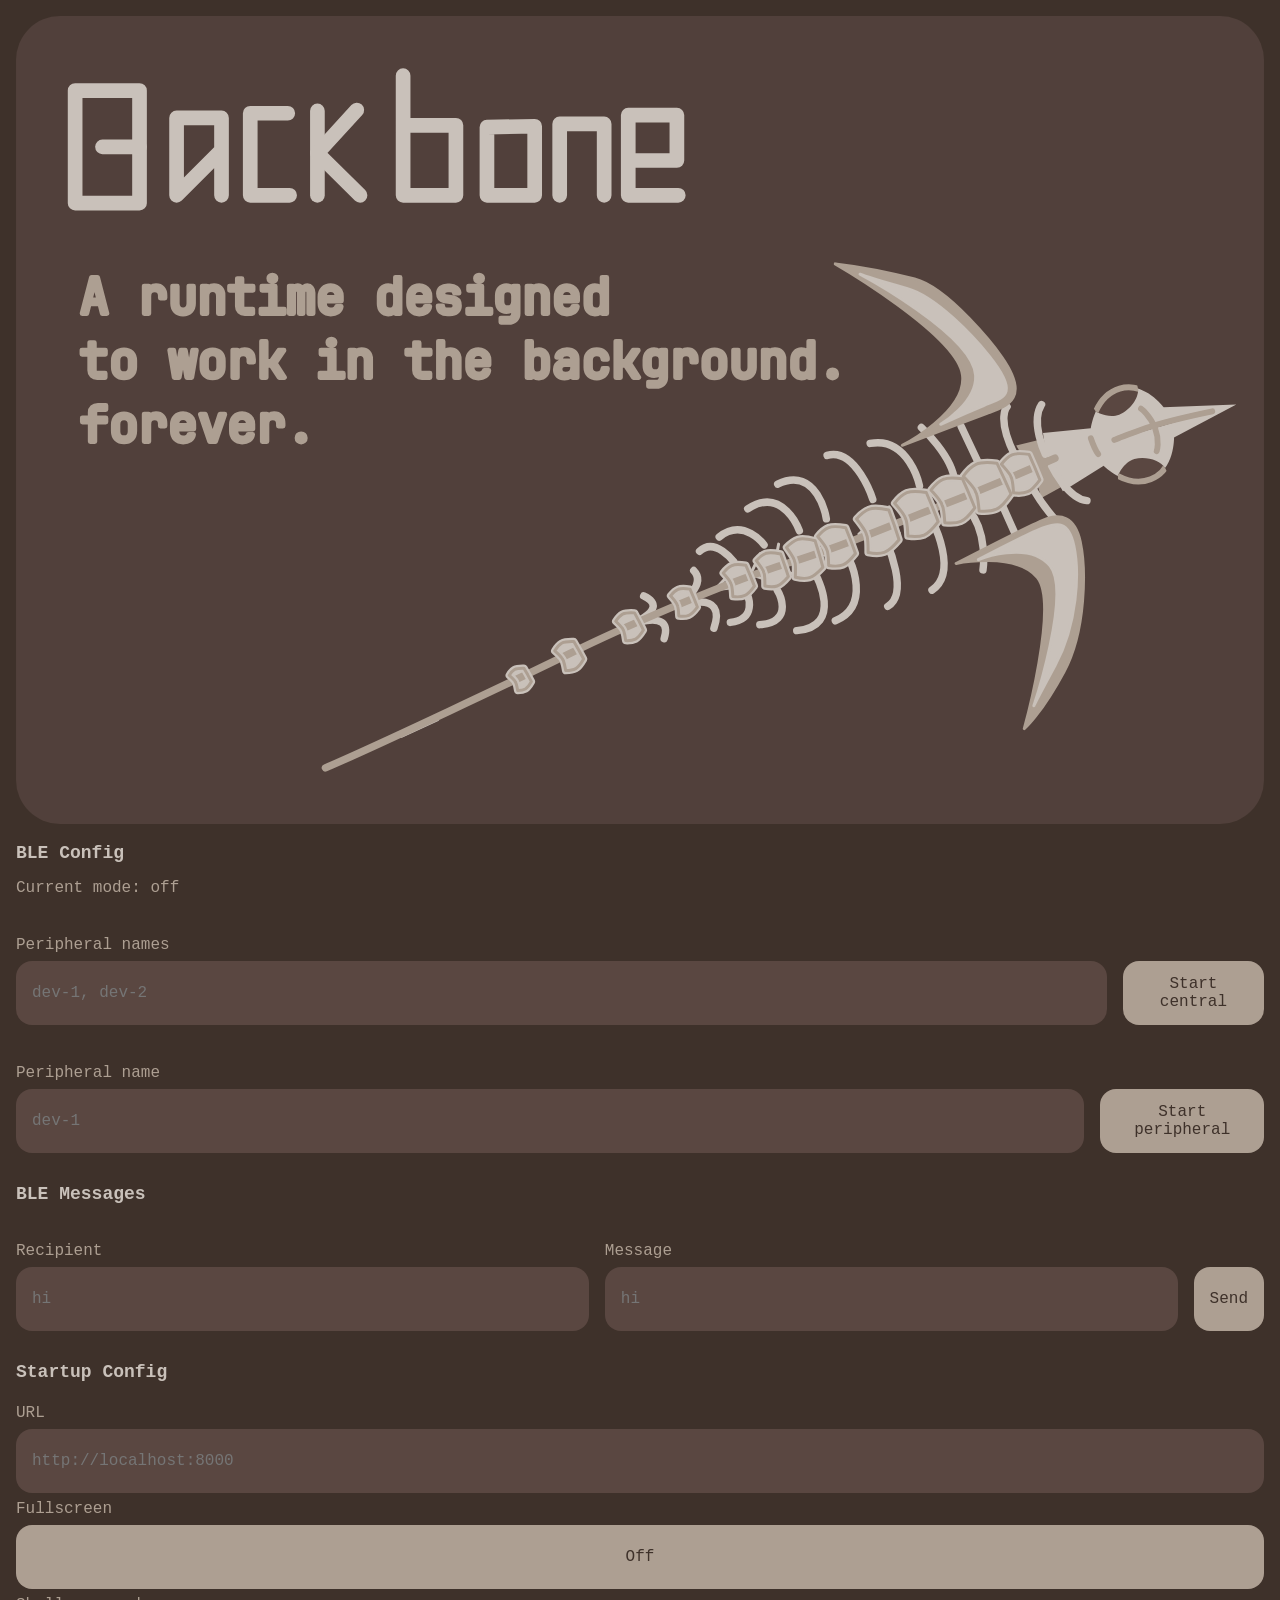
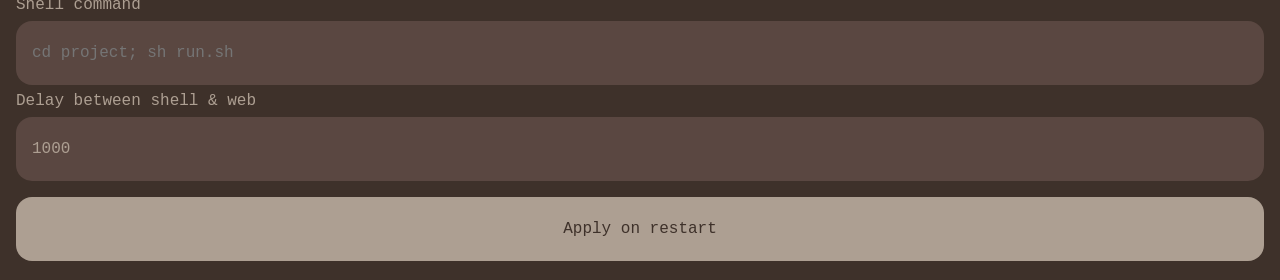
<file: app.html>
<!doctype html>
<html lang="en">
<head>
  <meta charset="utf-8">
  <meta name="viewport" content="width=device-width, initial-scale=1">
  <meta name="color-scheme" content="light dark">
  <title>Backbone</title>
  <style>
  * {
    box-sizing: border-box;
    font-size: inherit;
    font-family: inherit;
    color: inherit;
    font-size: 16px;
  }
  html {
    background: #3e312a;
    margin: 0;
    padding: 0;
  }
  body {
    margin: 0;
    padding: 1em;
    font-family: monospace;
    color: #ad9f92;
  }
  img {
    width: 100%;
  }
  h2 {
    color: #c9c1ba;
    font-size: 18px;
  }
  form {
    display: flex;
    align-items: flex-end;
    border: none;
    margin: 0;
    padding: 1em 0;
    gap: 1em;
  }
  label {
    width: 100%;
    line-height: 2;
  }
  input, .input, button {
    display: inline-flex;justify-content: center;align-items: center;
    border: none;
    background: #5a4741;
    margin: 0;
    padding: 1em;
    width: 100%;
    height: 4em;
    border-radius: 1em;
    outline: none;
  }
  button {
    background: #ad9f92;
    color: #3e312a;
    width: fit-content;
  }
  #messageboard {
    border-radius: 1em;
    border: 0.3em solid #ad9f92;
    padding: 1em;
    overflow: auto;
    height: 80vh;
  }
  #messageboard:empty {
    display: none;
  }
  </style>
</head>
<body>
  <img src="/banner.svg">

  <h2>BLE Config</h2>
  <p>Current mode: <span id="mode">off</span></p>
  <form id="central">
    <label>
      Peripheral names
      <input id="names" placeholder="dev-1, dev-2">
    </label>
    <button>Start central</button>
  </form>
  <form id="peripheral">
    <label>
      Peripheral name
      <input id="devname" placeholder="dev-1">
    </label>
    <button>Start peripheral</button>
  </form>

  <h2>BLE Messages</h2>
  <pre id="messageboard"></pre>
  <form id="send">
    <label>
      Recipient
      <input id="recipient" placeholder="hi">
    </label>
    <label>
      Message
      <input id="message" placeholder="hi">
    </label>
    <button>Send</button>
  </form>

  <h2>Startup Config</h2>
  <label>
    URL
    <input id="url" placeholder="http://localhost:8000">
  </label>
  <label>
    Fullscreen
    <button id="togglefullscreen" style="width: 100%">Off</button>
  </label>
  <label>
    Shell command
    <input id="shellcommand" placeholder="cd project; sh run.sh">
  </label>
  <label>
    Delay between shell & web
    <input id="delay" type="number" value="1000">
  </label>
  <p></p>
  <button id="apply" style="width: 100%">Apply on restart</button>

  <script>
    central.onsubmit = (e) => {
      e.preventDefault()
      if (!names.value.trim()) return
      backbone.central(names.value.split(",").map(name => name.trim()))
      mode.textContent = "central"
    }

    peripheral.onsubmit = (e) => {
      e.preventDefault()
      const name = devname.value.trim()
      if (!name) return
      backbone.peripheral(name)
      mode.textContent = "peripheral"
    }

    send.onsubmit = (e) => {
      e.preventDefault()
      const msg = message.value.trim()
      if (!msg) return
      backbone.send(msg, recipient.value.trim())
      message.value = ""
    }

    let fullscreen = false
    togglefullscreen.onclick = () => {
      fullscreen = !fullscreen
      togglefullscreen.textContent = fullscreen ? "On" : "Off"
    }
    apply.onclick = () => {
      if (!url.value) {
        apply.textContent = "No, because there's no URL"
        return
      }

      backbone.startup(url.value, fullscreen, shellcommand.value, +delay.value)
      apply.textContent = "Ok"
    }

    backbone.onmessage = (message, device) => messageboard.textContent += `${device}: ${message}\n`
  </script>
</body>
</html>
</file>
